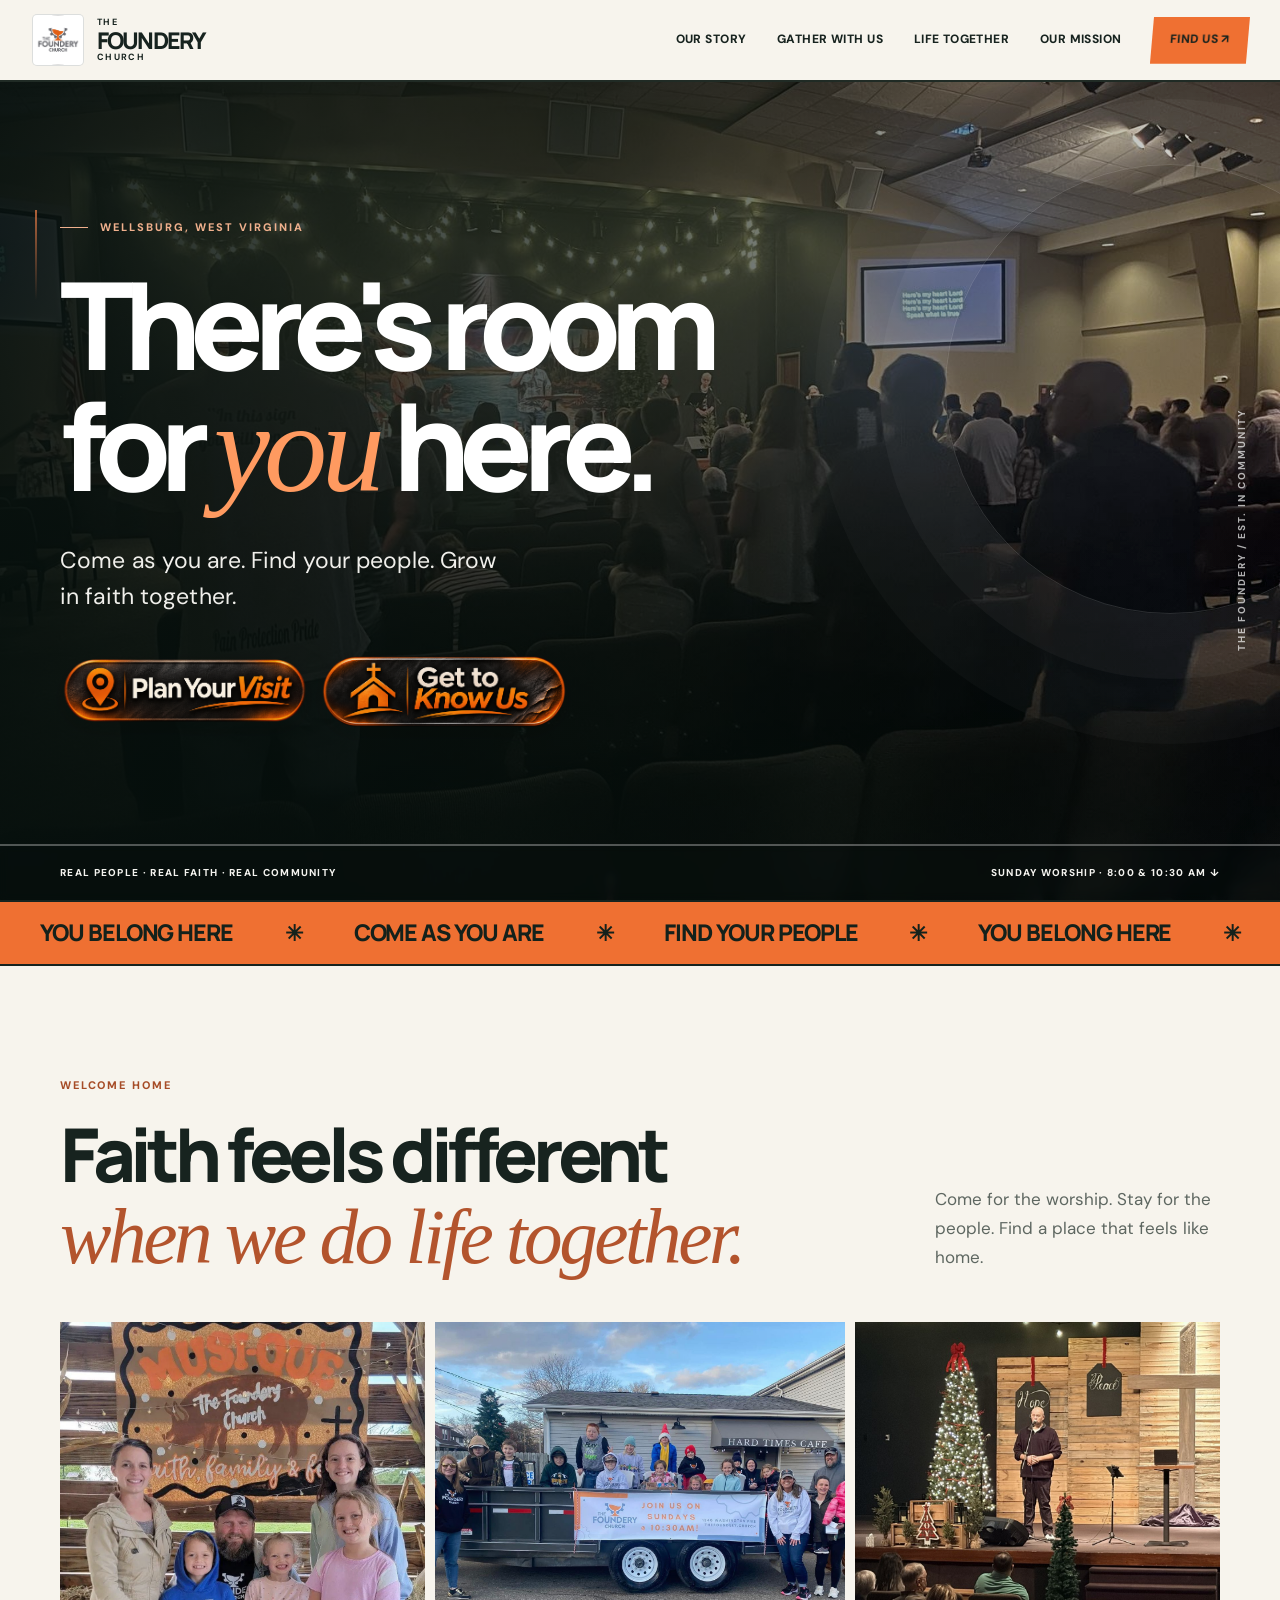
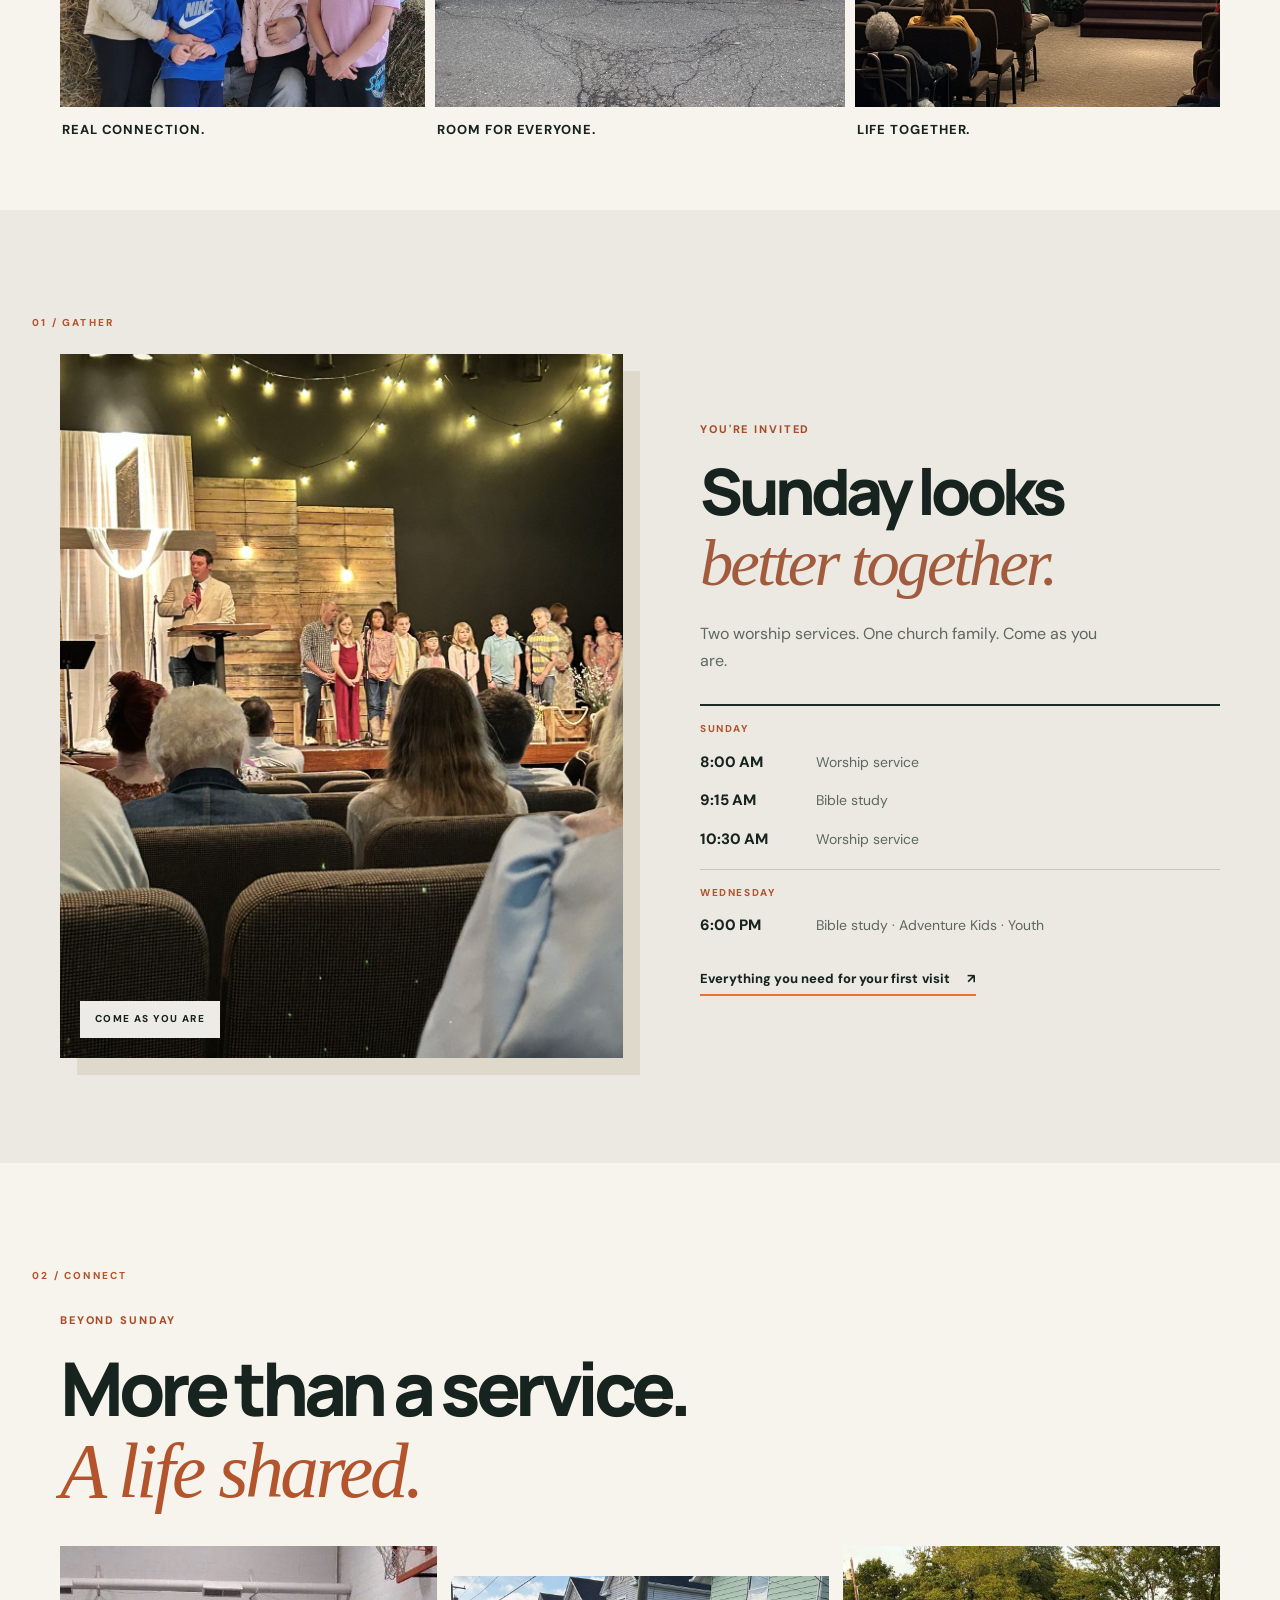
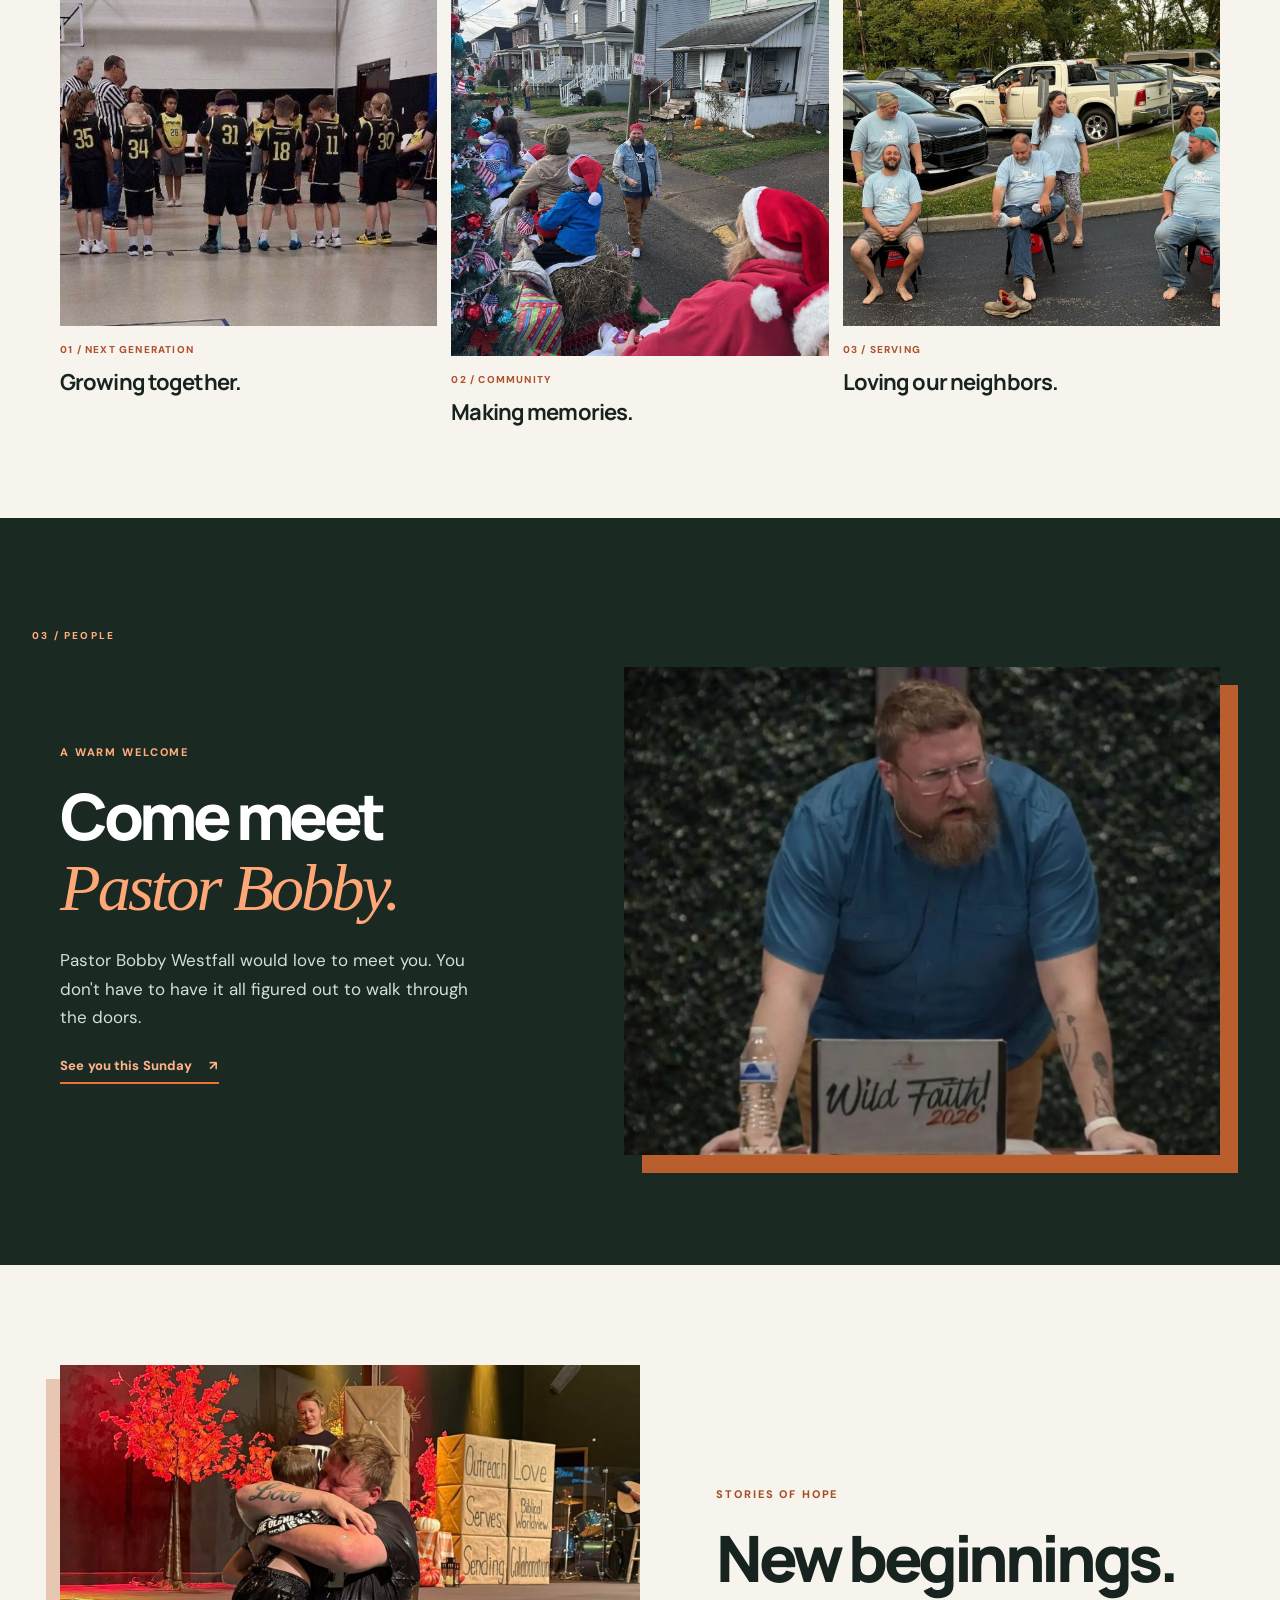
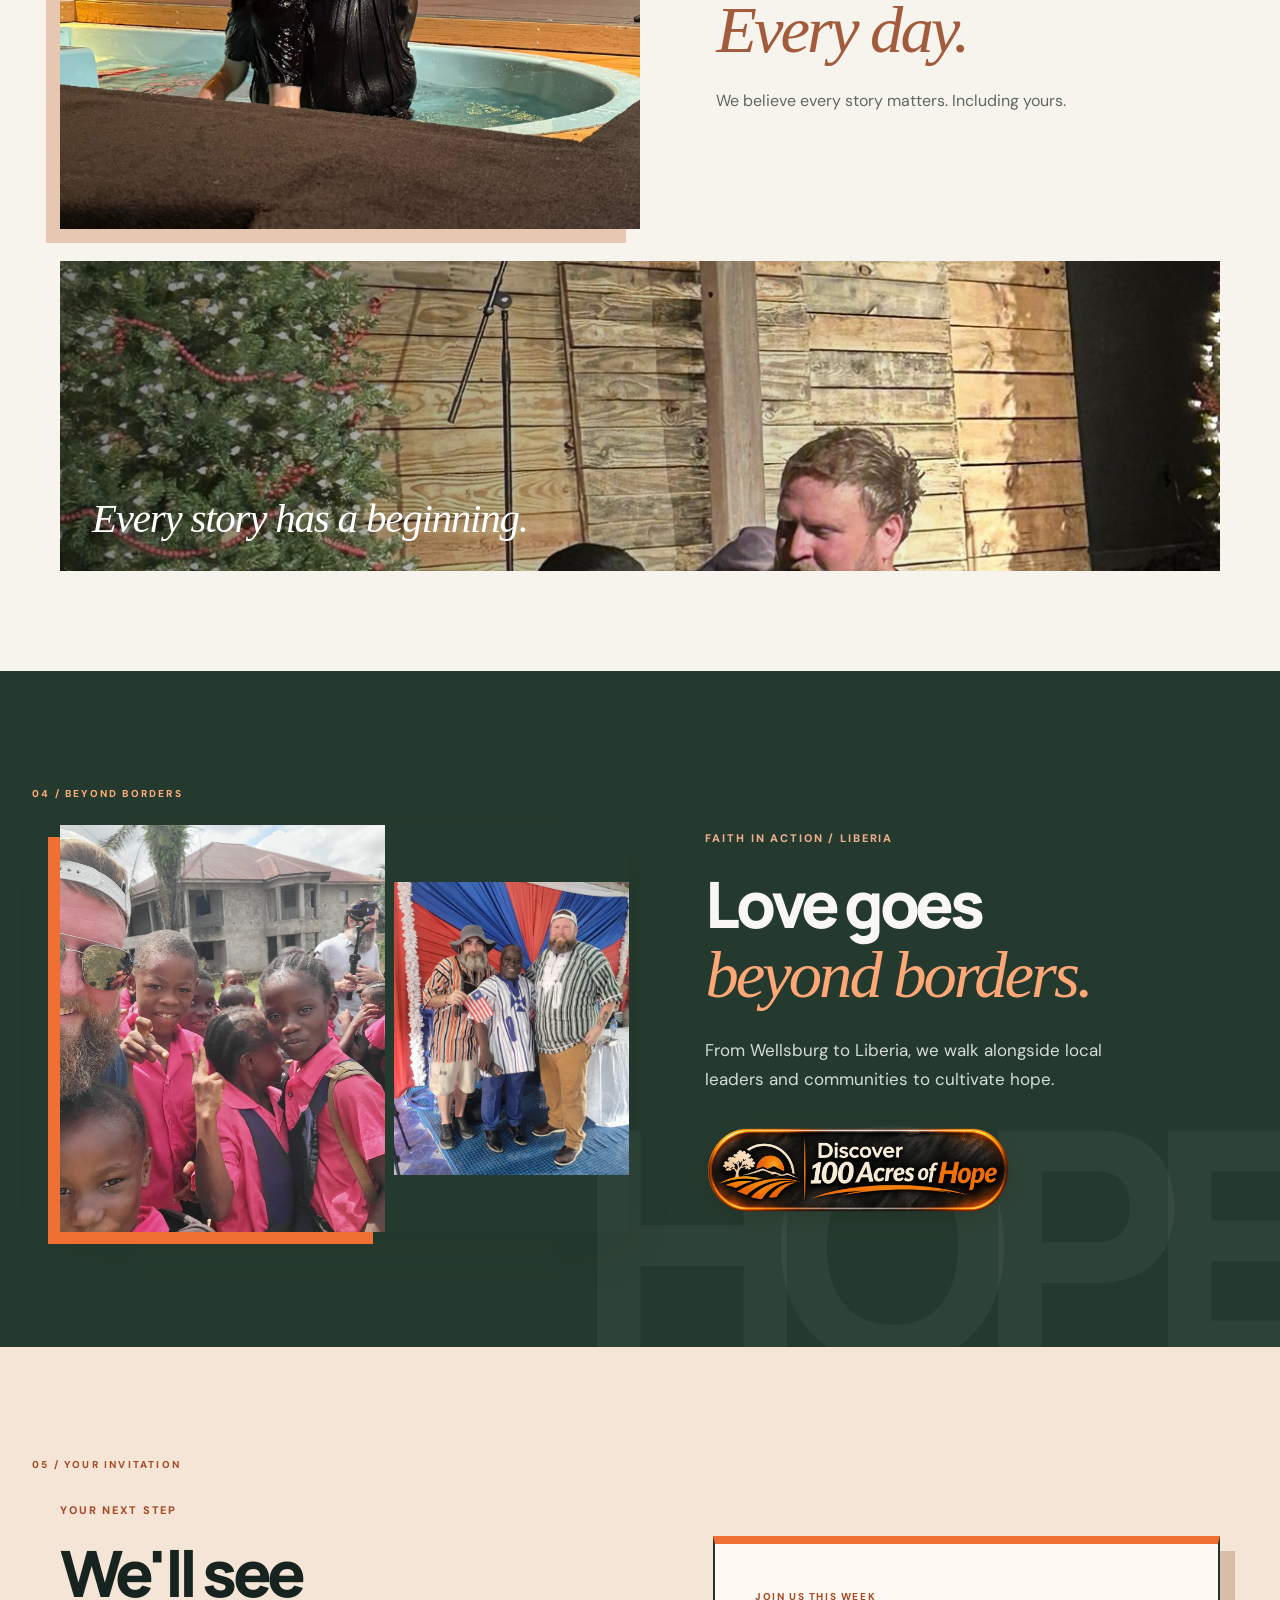
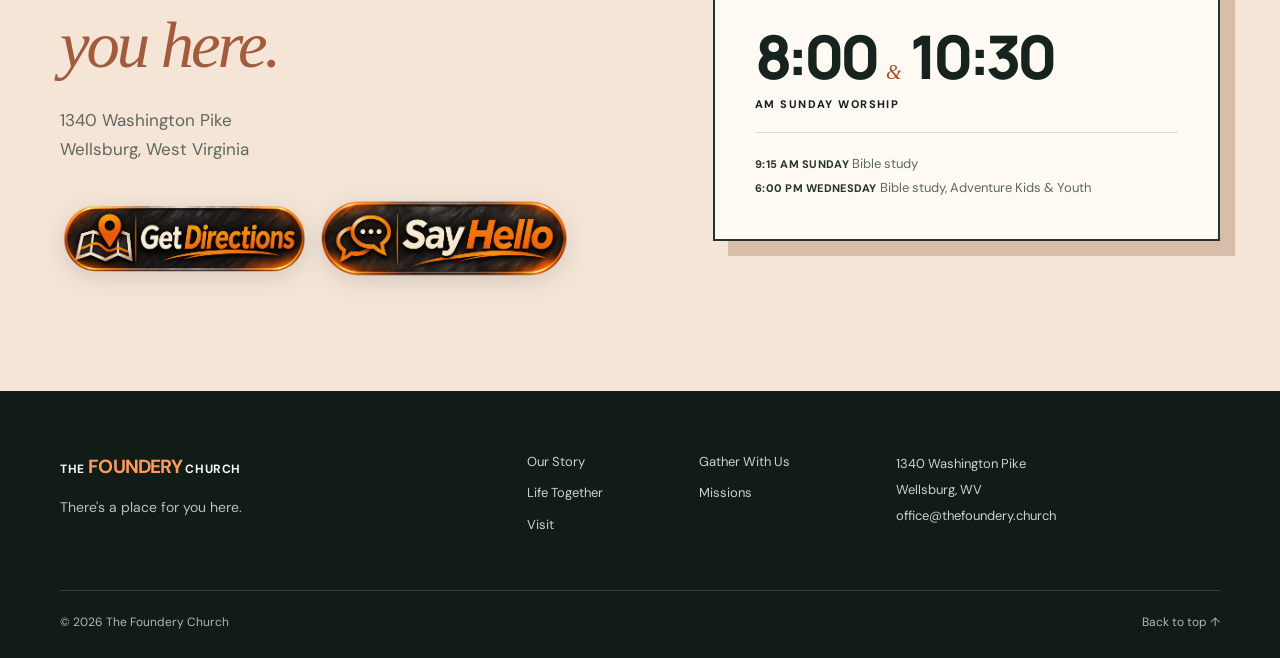
<file: index.html>
<!doctype html>
<html lang="en"><head><meta charset="utf-8"><meta name="viewport" content="width=device-width,initial-scale=1"><meta name="theme-color" content="#171d1b"><meta name="description" content="Find your place at The Foundery Church in Wellsburg, WV. Sunday worship at 8:00 and 10:30 AM, Bible study at 9:15 AM, and Wednesday gatherings at 6 PM."><title>The Foundery Church — A place for you</title><link rel="preconnect" href="https://fonts.googleapis.com"><link rel="preconnect" href="https://fonts.gstatic.com" crossorigin><link href="https://fonts.googleapis.com/css2?family=DM+Sans:wght@400;500;600;700&family=Manrope:wght@400;500;600;700;800&display=swap" rel="stylesheet"><link rel="stylesheet" href="styles.css?v=bold-creative-20261112"><script src="script.js" defer></script></head>
<body id="top"><a class="skip-link" href="#main">Skip to content</a>
<header class="site-header"><div class="nav-shell"><a class="brand" href="#top" aria-label="The Foundery Church home"><span class="brand-logo"><img src="assets/foundery-logo-source.jpg" alt="" width="48" height="48"></span><span><small>THE</small><strong>FOUNDERY</strong><small>CHURCH</small></span></a><button class="menu-toggle" aria-label="Open menu" aria-controls="primary-nav" aria-expanded="false"><span></span><span></span><span></span></button><nav id="primary-nav" aria-label="Main navigation"><a href="#story">Our Story</a><a href="#gather">Gather With Us</a><a href="#life">Life Together</a><a href="#mission">Our Mission</a><a href="#visit">Find Us <span aria-hidden="true">↗</span></a></nav></div></header>
<main id="main">
<section class="hero" aria-labelledby="hero-title"><span class="hero-index" aria-hidden="true">THE FOUNDERY / EST. IN COMMUNITY</span><div class="hero-image" role="img" aria-label="The Foundery congregation worshipping together"></div><div class="hero-shade"></div><div class="wrap hero-content"><div class="hero-copy"><span class="kicker light"><span class="line"></span> WELLSBURG, WEST VIRGINIA</span><h1 id="hero-title">There's room<br>for <em>you</em> here.</h1><p>Come as you are. Find your people. Grow in faith together.</p><div class="button-pair"><a class="image-button" href="#visit"><img src="assets/plan-your-visit.png" alt="Plan Your Visit"></a><a class="image-button" href="#story"><img src="assets/get-to-know-us.png" alt="Get to Know Us"></a></div></div></div><div class="hero-bottom"><span>REAL PEOPLE · REAL FAITH · REAL COMMUNITY</span><a href="#gather">SUNDAY WORSHIP · 8:00 &amp; 10:30 AM <span aria-hidden="true">↓</span></a></div></section>
<div class="statement-band" aria-label="Our invitation"><div class="statement-track">YOU BELONG HERE <span>✳</span> COME AS YOU ARE <span>✳</span> FIND YOUR PEOPLE <span>✳</span> YOU BELONG HERE <span>✳</span></div></div><section class="intro" id="story"><div class="wrap intro-heading"><div><span class="kicker">WELCOME HOME</span><h2>Faith feels different<br><em>when we do life together.</em></h2></div><p>Come for the worship. Stay for the people. Find a place that feels like home.</p></div><div class="wrap photo-ribbon"><figure class="photo-one"><img src="assets/family-festival.jpg" alt="Foundery family and friends celebrating together" loading="lazy"><figcaption>Real connection.</figcaption></figure><figure class="photo-two"><img src="assets/community-parade.jpg" alt="Foundery neighbors enjoying a community parade" loading="lazy"><figcaption>Room for everyone.</figcaption></figure><figure class="photo-three"><img src="assets/church-gathering.jpg" alt="People gathered together at The Foundery" loading="lazy"><figcaption>Life together.</figcaption></figure></div></section>
<section class="gather" id="gather"><div class="section-marker" aria-hidden="true">01 / GATHER</div><div class="wrap gather-layout"><div class="gather-visual"><img src="assets/worship-service.jpg" alt="Worship gathering inside The Foundery Church" loading="lazy"><span class="photo-tag">COME AS YOU ARE</span></div><div class="gather-content"><span class="kicker">YOU'RE INVITED</span><h2>Sunday looks<br><em>better together.</em></h2><p>Two worship services. One church family. Come as you are.</p><div class="schedule"><div class="schedule-heading">SUNDAY</div><div class="schedule-row"><strong>8:00 AM</strong><span>Worship service</span></div><div class="schedule-row"><strong>9:15 AM</strong><span>Bible study</span></div><div class="schedule-row"><strong>10:30 AM</strong><span>Worship service</span></div><div class="schedule-heading wed">WEDNESDAY</div><div class="schedule-row"><strong>6:00 PM</strong><span>Bible study · Adventure Kids · Youth</span></div></div><a class="text-link" href="#visit">Everything you need for your first visit <span aria-hidden="true">↗</span></a></div></div></section>
<section class="life" id="life"><div class="section-marker" aria-hidden="true">02 / CONNECT</div><div class="wrap life-head"><span class="kicker">BEYOND SUNDAY</span><h2>More than a service.<br><em>A life shared.</em></h2></div><div class="wrap life-grid"><figure><img src="assets/future-hoopers.jpg" alt="Kids participating in Future Hoopers basketball" loading="lazy"><figcaption><span>01 / NEXT GENERATION</span><strong>Growing together.</strong></figcaption></figure><figure><img src="assets/community-hayride.jpg" alt="The Foundery community enjoying a hayride" loading="lazy"><figcaption><span>02 / COMMUNITY</span><strong>Making memories.</strong></figcaption></figure><figure><img src="assets/community-volunteers.jpg" alt="Foundery volunteers serving and connecting" loading="lazy"><figcaption><span>03 / SERVING</span><strong>Loving our neighbors.</strong></figcaption></figure></div></section>
<section class="people"><div class="section-marker" aria-hidden="true">03 / PEOPLE</div><div class="wrap people-grid"><div class="people-copy"><span class="kicker">A WARM WELCOME</span><h2>Come meet<br><em>Pastor Bobby.</em></h2><p>Pastor Bobby Westfall would love to meet you. You don't have to have it all figured out to walk through the doors.</p><a class="text-link" href="#visit">See you this Sunday <span aria-hidden="true">↗</span></a></div><div class="people-photo"><img src="assets/pastor-speaking.jpg" alt="Pastor Bobby Westfall speaking at The Foundery" loading="lazy"></div></div></section>
<section class="moments"><div class="wrap moments-grid"><div class="moments-photo"><img src="assets/baptism-embrace.jpg" alt="A meaningful embrace following baptism at The Foundery" loading="lazy"></div><div class="moments-copy"><span class="kicker">STORIES OF HOPE</span><h2>New beginnings.<br><em>Every day.</em></h2><p>We believe every story matters. Including yours.</p></div></div><div class="wrap moments-wide"><img src="assets/baptism.jpg" alt="Celebrating a baptism at The Foundery Church" loading="lazy"><span>Every story has a beginning.</span></div></section>
<section class="mission" id="mission"><div class="section-marker" aria-hidden="true">04 / BEYOND BORDERS</div><div class="wrap mission-grid"><div class="mission-images"><img class="mission-primary" src="assets/liberia-school-visit.jpg" alt="Foundery members connecting with school children in Liberia" loading="lazy"><img class="mission-secondary" src="assets/liberia-partnership.jpg" alt="The Foundery and ministry partners in Liberia" loading="lazy"></div><div class="mission-copy"><span class="kicker light">FAITH IN ACTION / LIBERIA</span><h2>Love goes<br><em>beyond borders.</em></h2><p>From Wellsburg to Liberia, we walk alongside local leaders and communities to cultivate hope.</p><a class="image-button mission-button" href="https://100acresofhope.com/" target="_blank" rel="noopener noreferrer"><img src="assets/discover-100-acres-of-hope.png" alt="Discover 100 Acres of Hope" loading="lazy"></a></div></div></section>
<section class="visit" id="visit"><div class="section-marker" aria-hidden="true">05 / YOUR INVITATION</div><div class="wrap visit-grid"><div class="visit-copy"><span class="kicker">YOUR NEXT STEP</span><h2>We'll see<br><em>you here.</em></h2><p>1340 Washington Pike<br>Wellsburg, West Virginia</p><div class="button-pair"><a class="image-button" href="https://www.google.com/maps/search/?api=1&amp;query=1340+Washington+Pike+Wellsburg+WV" target="_blank" rel="noopener noreferrer"><img src="assets/get-directions.png" alt="Get Directions" loading="lazy"></a><a class="image-button" href="mailto:office@thefoundery.church?subject=Hello%20Foundery"><img src="assets/say-hello.png" alt="Say Hello" loading="lazy"></a></div></div><div class="visit-note"><span>JOIN US THIS WEEK</span><div class="visit-times"><strong>8:00</strong><i>&amp;</i><strong>10:30</strong><small>AM SUNDAY WORSHIP</small></div><div class="visit-note-bottom"><span>9:15 AM SUNDAY</span> Bible study<br><span>6:00 PM WEDNESDAY</span> Bible study, Adventure Kids &amp; Youth</div></div></div></section>
</main><footer class="footer"><div class="wrap footer-top"><div><a class="footer-brand" href="#top">THE <strong>FOUNDERY</strong> CHURCH</a><p>There's a place for you here.</p></div><div class="footer-nav"><a href="#story">Our Story</a><a href="#gather">Gather With Us</a><a href="#life">Life Together</a><a href="#mission">Missions</a><a href="#visit">Visit</a></div><div class="footer-contact">1340 Washington Pike<br>Wellsburg, WV<br><a href="mailto:office@thefoundery.church">office@thefoundery.church</a></div></div><div class="wrap footer-bottom"><span>© <span id="year">2026</span> The Foundery Church</span><a href="#top">Back to top ↑</a></div></footer></body></html>
</file>
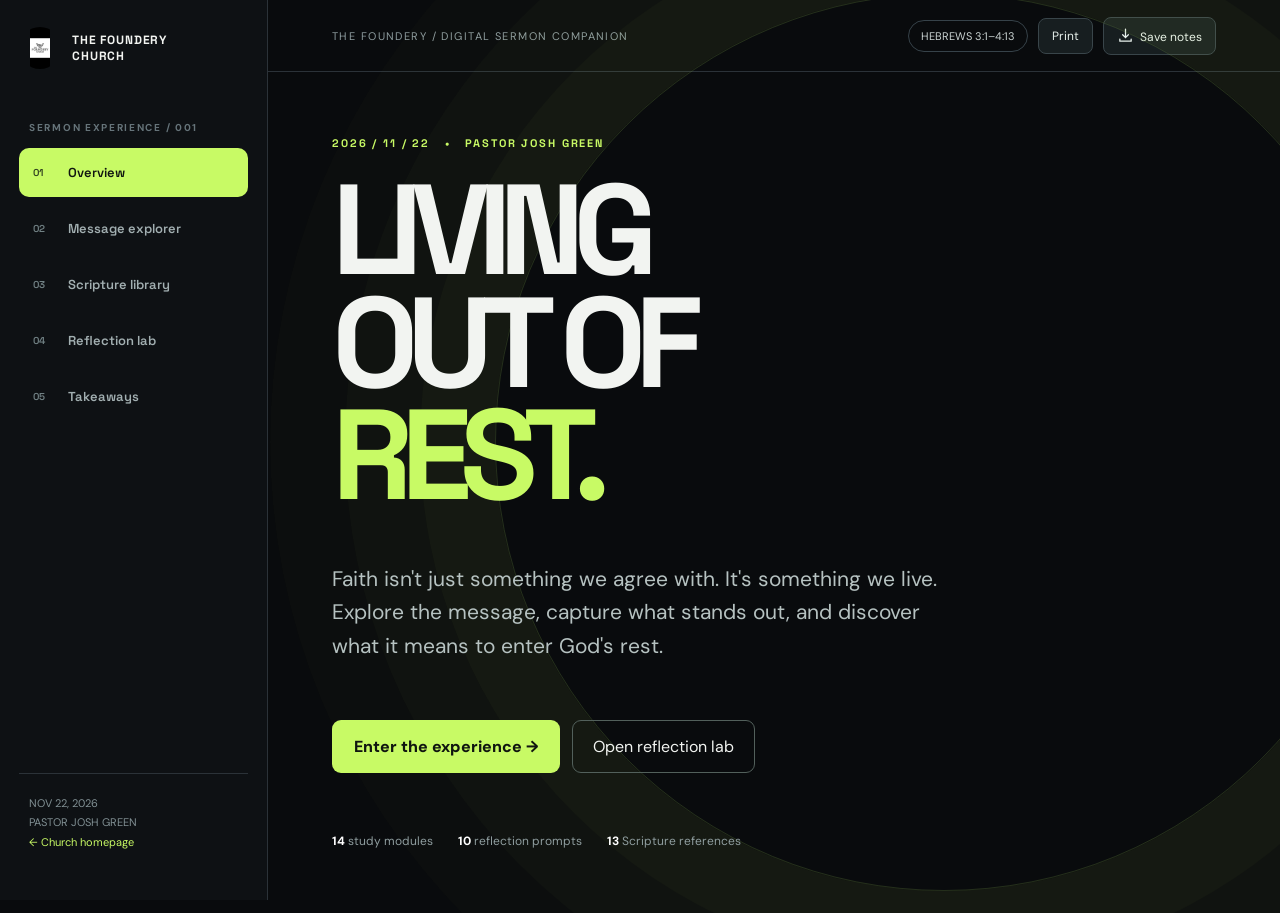
<file: sermons/living-out-of-rest/index.html>
<!doctype html><html lang="en"><head><meta charset="utf-8"><meta name="viewport" content="width=device-width,initial-scale=1"><meta name="theme-color" content="#0a0b0d"><meta name="description" content="Living Out of Rest — interactive sermon companion for Pastor Josh Green, November 22, 2026."><title>Living Out of Rest — The Foundery</title><link rel="preconnect" href="https://fonts.googleapis.com"><link href="https://fonts.googleapis.com/css2?family=DM+Sans:wght@400;500;600;700&family=Space+Grotesk:wght@400;500;600;700&display=swap" rel="stylesheet"><style>
:root{--bg:#090b0d;--panel:#12161a;--panel2:#171c20;--line:#2b3238;--fg:#f2f4f1;--sub:#99a5a8;--accent:#c8fa65}*{box-sizing:border-box}html,body{margin:0;min-height:100%;background:var(--bg);color:var(--fg);font-family:'DM Sans',sans-serif}button,textarea{font:inherit}button{cursor:pointer}a{color:inherit}button:focus-visible,a:focus-visible,textarea:focus-visible{outline:2px solid var(--accent);outline-offset:3px}.shell{display:grid;grid-template-columns:268px minmax(0,1fr);min-height:100vh}.rail{position:sticky;top:0;height:100vh;display:flex;flex-direction:column;border-right:1px solid var(--line);background:#0e1114;padding:27px 19px;z-index:5}.identity{display:flex;align-items:center;gap:11px;text-decoration:none;font:700 12px 'Space Grotesk';letter-spacing:.07em}.identity img{width:42px;height:42px;object-fit:contain;border-radius:50%;filter:grayscale(1)}.rail-label{color:#66747a;text-transform:uppercase;letter-spacing:.17em;font-size:10px;font-weight:700;margin:52px 10px 14px}.nav{display:grid;gap:7px}.nav button{width:100%;display:flex;align-items:center;gap:13px;background:none;border:1px solid transparent;color:#a2afb1;text-align:left;padding:15px 13px;font:600 13px 'Space Grotesk';border-radius:10px}.nav button span{font-size:10px;color:#718184;width:22px}.nav button.active{background:#c8fa65;color:#101510}.nav button.active span{color:#304120}.rail-bottom{margin-top:auto;border-top:1px solid var(--line);padding:20px 10px;color:#819094;font-size:11px;line-height:1.8}.rail-bottom a{text-decoration:none;color:#c8fa65}.main{min-width:0;position:relative;overflow:hidden}.top{height:72px;border-bottom:1px solid var(--line);display:flex;align-items:center;justify-content:space-between;padding:0 clamp(22px,5vw,80px);gap:15px}.top small{color:#8e9c9f;font-size:11px;letter-spacing:.13em;text-transform:uppercase}.top-right{display:flex;align-items:center;gap:10px}.chip{border:1px solid #364249;border-radius:30px;padding:8px 12px;color:#cbd4d3;font-size:11px;white-space:nowrap}.top button{border:1px solid #39454a;background:#171e20;color:#e8f1ec;border-radius:8px;padding:9px 13px;font-size:12px}.screen{display:none;min-height:calc(100vh - 72px);padding:clamp(26px,5vw,80px);animation:enter .35s ease}.screen.active{display:block}@keyframes enter{from{opacity:0;transform:translateY(12px)}to{opacity:1;transform:translateY(0)}}.eyebrow{font:700 11px 'Space Grotesk';color:var(--accent);text-transform:uppercase;letter-spacing:.17em}.display{font:700 clamp(64px,10vw,156px)/.88 'Space Grotesk';letter-spacing:-.095em;text-transform:uppercase;margin:24px 0 30px}.display span{color:var(--accent)}.hero{position:relative;min-height:calc(100vh - 235px);display:flex;flex-direction:column;justify-content:center;isolation:isolate}.hero:before{content:"";position:absolute;z-index:-1;right:-20%;top:-20%;width:70vw;height:70vw;max-width:950px;max-height:950px;border:1px solid #7a9b4940;border-radius:50%;box-shadow:0 0 0 75px #c8fa6506,0 0 0 150px #c8fa6505,0 0 0 225px #c8fa6503;pointer-events:none}.hero p{max-width:620px;color:#b6c2c1;font-size:clamp(16px,2vw,21px);line-height:1.6}.hero-foot{display:flex;gap:12px;flex-wrap:wrap;margin:35px 0}.primary{background:var(--accent);color:#101510;border:0;border-radius:9px;padding:16px 22px;font-weight:800}.secondary{background:transparent;color:var(--fg);border:1px solid #52605b;border-radius:9px;padding:15px 20px}.stats{display:flex;gap:25px;flex-wrap:wrap;margin-top:25px;color:#8f9d9f;font-size:12px}.stats b{color:white}.section-head{display:flex;align-items:center;justify-content:space-between;gap:15px;margin-bottom:30px}.section-head h1{font:700 clamp(36px,6vw,70px)/1 'Space Grotesk';letter-spacing:-.065em;margin:12px 0}.muted{color:var(--sub);line-height:1.6}.workspace{display:grid;grid-template-columns:minmax(0,1fr) minmax(260px,.72fr);gap:22px;align-items:start}.study-panel,.note-panel,.item{background:var(--panel);border:1px solid var(--line);border-radius:17px;padding:clamp(22px,3vw,36px)}.step-index{font:700 12px 'Space Grotesk';color:var(--accent);letter-spacing:.14em}.study-panel h2{font:700 clamp(30px,4.5vw,56px)/1.08 'Space Grotesk';letter-spacing:-.065em;margin:25px 0}.study-panel .verse{display:inline-block;border:1px solid #3a4946;border-radius:30px;color:#c5e5d2;padding:8px 13px;font-size:12px}.study-panel p{font-size:17px;color:#c5d1cf;line-height:1.8;max-width:700px}.step-controls{display:flex;justify-content:space-between;gap:10px;margin-top:55px}.step-controls button{background:#222c2d;border:1px solid #3a4747;border-radius:8px;color:white;padding:13px 18px;font-weight:700}.step-controls button:last-child{background:var(--accent);color:#111;border-color:var(--accent)}.step-controls button:disabled{opacity:.3;cursor:default}.note-panel{position:sticky;top:25px;background:#18201c;border-color:#34483a}.note-panel h3{font:700 22px 'Space Grotesk';margin:5px 0 10px}.note-panel textarea,.item textarea{width:100%;min-height:250px;resize:vertical;border:1px solid #3a4944;border-radius:10px;background:#0d1512;color:white;padding:16px;line-height:1.7}.note-panel .small{font-size:11px;color:#9caf9c;margin-top:12px}.progress{height:4px;background:#29322b;border-radius:9px;overflow:hidden;margin:20px 0}.progress div{height:100%;background:var(--accent);width:0;transition:width .3s}.grid{display:grid;grid-template-columns:repeat(2,minmax(0,1fr));gap:14px}.item{min-width:0}.item h3{font:700 19px 'Space Grotesk';letter-spacing:-.03em}.item .count{color:var(--accent);font-size:12px;font-weight:700}.item p{color:#d0d9d6;line-height:1.65}.item textarea{min-height:125px}.ref{display:flex;align-items:center;justify-content:space-between;text-decoration:none;gap:15px;padding:20px;border:1px solid var(--line);background:var(--panel);border-radius:10px;font-weight:700}.ref:hover{border-color:var(--accent)}.ref span{color:var(--accent)}.quote{font:700 clamp(36px,5vw,70px)/1.1 'Space Grotesk';letter-spacing:-.065em;max-width:920px;margin:50px 0;color:var(--accent)}.bottom-nav{display:none}.toast{position:fixed;right:22px;bottom:22px;background:var(--accent);color:#111;padding:13px 18px;border-radius:9px;font-size:13px;font-weight:700;z-index:20;display:none}.toast.show{display:block}
@media(max-width:900px){.shell{grid-template-columns:1fr}.rail{display:none}.bottom-nav{position:fixed;bottom:0;left:0;right:0;display:flex;background:#101518f5;border-top:1px solid #394447;z-index:10;justify-content:space-around;padding:9px 6px max(10px,env(safe-area-inset-bottom))}.bottom-nav button{background:none;border:0;color:#9ba9a9;font:700 10px 'Space Grotesk';padding:9px 7px;min-width:52px}.bottom-nav button.active{color:var(--accent)}.screen{padding:30px 20px 110px;min-height:calc(100vh - 72px)}.top{padding:0 20px}.workspace{grid-template-columns:1fr}.note-panel{position:static}.hero{min-height:calc(100dvh - 210px)}.display{font-size:clamp(65px,13vw,115px)}.grid{grid-template-columns:1fr}}@media(max-width:480px){.chip{display:none}.top small{font-size:10px}.display{font-size:clamp(60px,14vw,85px)}.hero-foot{display:grid}.hero-foot button{width:100%}.stats{gap:12px}.section-head h1{font-size:43px}.study-panel h2{font-size:36px}.step-controls button{padding:12px}.hero:before{right:-80%;top:0;width:110vw;height:110vw}}@media print{.rail,.bottom-nav,.top,.step-controls,.hero-foot{display:none!important}.shell{display:block}.screen{display:block!important;min-height:auto;padding:15px}.workspace,.grid{display:block}.item,.study-panel,.note-panel{break-inside:avoid;margin-bottom:15px;background:white;color:black;border:1px solid #aaa}.hero{min-height:auto}.display{font-size:55px}.muted,.item p,.study-panel p{color:black}body{background:white;color:black}}
 .module-tools{display:flex;align-items:center;gap:14px;flex-wrap:wrap;margin:0 0 20px}.module-tools label{color:#a8b6b4;font-size:12px}.module-tools select{max-width:100%;min-width:240px;flex:1;background:#1c2525;color:#eff4ed;border:1px solid #465752;border-radius:9px;padding:13px;font:600 13px 'DM Sans'}.module-tools span{color:#bde78e;font-size:12px}.step-controls{flex-wrap:wrap}.step-controls button:first-child{background:#243527;color:#d9ffc2;border-color:#4b714b}.step-controls button:first-child[aria-pressed=true]{background:#c8fa65;color:#111}.scripture-list{display:grid;gap:12px}.scripture-entry{background:#12191a;border:1px solid #303d3d;border-radius:14px;overflow:hidden}.scripture-entry summary{cursor:pointer;display:flex;justify-content:space-between;align-items:center;gap:20px;padding:22px;font-weight:700;list-style:none}.scripture-entry summary::-webkit-details-marker{display:none}.scripture-entry summary span{color:#c8fa65}.scripture-entry[open]{border-color:#6c9d70}.scripture-body{padding:0 24px 24px}.scripture-body blockquote{font-size:clamp(17px,2vw,22px);line-height:1.8;border-left:3px solid #c8fa65;padding-left:22px;margin:8px 0 18px;color:#e3eae4}.scripture-body small{color:#9baaa3}.scripture-body a{display:inline-block;margin-top:15px;color:#c8fa65;font-size:12px}.note-panel textarea{min-height:330px}.study-panel p{white-space:pre-line}.top-right{flex-wrap:wrap;justify-content:flex-end}@media(max-width:480px){.top-right #print{display:none}.module-tools select{min-width:0;width:100%}.step-controls button{flex:1}.step-controls button:first-child{flex-basis:100%}}@media print{.scripture-entry .scripture-body{display:block!important}.scripture-entry{break-inside:avoid}.note-panel textarea{color:black!important;background:white!important}} </style></head><body><div class="shell"><aside class="rail"><a class="identity" href="../../index.html"><img src="../../assets/foundery-logo-source.jpg" alt=""><span>THE FOUNDERY<br>CHURCH</span></a><div class="rail-label">Sermon experience / 001</div><nav class="nav" aria-label="Main navigation"><button data-tab="home" class="active"><span>01</span>Overview</button><button data-tab="study"><span>02</span>Message explorer</button><button data-tab="scripture"><span>03</span>Scripture library</button><button data-tab="reflect"><span>04</span>Reflection lab</button><button data-tab="takeaways"><span>05</span>Takeaways</button></nav><div class="rail-bottom">NOV 22, 2026<br>PASTOR JOSH GREEN<br><a href="../../index.html">← Church homepage</a></div></aside><main class="main"><div class="top"><small>THE FOUNDERY / DIGITAL SERMON COMPANION</small><div class="top-right"><span class="chip">HEBREWS 3:1–4:13</span><button id="print" type="button">Print</button><button id="export" aria-label="Download your notes"><svg width="17" height="17" viewBox="0 0 24 24" fill="none" stroke="currentColor" stroke-width="1.8" stroke-linecap="round" stroke-linejoin="round" aria-hidden="true" style="vertical-align:-3px;margin-right:6px"><path d="M12 3v12m0 0 4-4m-4 4-4-4"/><path d="M4 17v3h16v-3"/></svg>Save notes</button></div></div><section class="screen active" id="home"><div class="hero"><div class="eyebrow">2026 / 11 / 22 &nbsp; • &nbsp; PASTOR JOSH GREEN</div><h1 class="display">LIVING<br>OUT OF<br><span>REST.</span></h1><p>Faith isn't just something we agree with. It's something we live. Explore the message, capture what stands out, and discover what it means to enter God's rest.</p><div class="hero-foot"><button class="primary" data-go="study">Enter the experience →</button><button class="secondary" data-go="reflect">Open reflection lab</button></div><div class="stats"><span><b>14</b> study modules</span><span><b>10</b> reflection prompts</span><span><b>13</b> Scripture references</span></div></div></section><section class="screen" id="study"><div class="section-head"><div><div class="eyebrow">MODULE / MESSAGE EXPLORER</div><h1>Go deeper.</h1></div><span class="chip" id="stepcount">01 / 14</span></div><div class="module-tools"><label for="module-picker">Jump to section</label><select id="module-picker" aria-label="Choose a study section"></select><span id="completed-count">0 / 14 completed</span></div><div class="progress"><div id="bar"></div></div><div class="workspace"><article class="study-panel"><div class="step-index" id="stepindex"></div><h2 id="steptitle"></h2><span class="verse" id="stepverse"></span><p id="stepbody"></p><div class="step-controls"><button id="complete" type="button" aria-pressed="false">○ Mark complete</button><button id="prev">← Previous</button><button id="next">Next module →</button></div></article><aside class="note-panel"><div class="eyebrow">YOUR PRIVATE WORKSPACE</div><h3>Capture the moment.</h3><p class="muted">Write what stands out to you. Notes are saved on this device.</p><textarea id="stepnote" aria-label="Notes for current study module" placeholder="A thought, a question, a prayer…"></textarea><div class="small" id="saveinfo">Auto-save enabled where supported</div></aside></div></section><section class="screen" id="scripture"><div class="section-head"><div><div class="eyebrow">SCRIPTURE / REFERENCE LIBRARY</div><h1>Open the Word.</h1></div></div><p class="muted">Explore every passage referenced in this study. Scripture links open the NIV on BibleGateway.</p><div class="scripture-list" id="refs"></div></section><section class="screen" id="reflect"><div class="section-head"><div><div class="eyebrow">REFLECTION / PERSONAL PRACTICE</div><h1>Make it real.</h1></div></div><p class="quote">“Belief agrees. Faith acts.”</p><p class="muted">Move from hearing the message to responding to it. Your answers stay on your device.</p><div class="grid" id="questions"></div><div class="item" style="margin-top:18px;background:#1b261b;border-color:#526c43"><div class="eyebrow">THIS WEEK / ONE STEP FORWARD</div><h3>What's one step of faith you'll take?</h3><textarea id="next-step" data-note placeholder="This week, I will…"></textarea></div></section><section class="screen" id="takeaways"><div class="section-head"><div><div class="eyebrow">THE SIGNAL / WHAT TO REMEMBER</div><h1>Carry it forward.</h1></div></div><div class="grid" id="takeawaygrid"></div><div class="hero-foot"><button class="primary" data-go="reflect">Put it into practice →</button></div></section></main></div><nav class="bottom-nav" aria-label="Mobile navigation"><button data-tab="home" class="active">HOME</button><button data-tab="study">STUDY</button><button data-tab="scripture">BIBLE</button><button data-tab="reflect">REFLECT</button><button data-tab="takeaways">RECAP</button></nav><div class="toast" id="toast" role="status"></div><script id="content" type="application/json">{"studies":[{"title":"Does the Gospel Help Me Right Now?","verse":"Hebrews 2:18; 3:1","body":"The sermon begins with a practical question: does the good news have anything to say about nervous strain, an inferiority complex, anxiety and worry, or bitterness and resentment? These are real sources of stress in everyday life. Hebrews 2 ends with Jesus as the high priest who helps us in the midst of temptation. Hebrews 3 picks up that theme and addresses the problem of frustration and anxiety. As you study, keep asking where you need the gospel to speak into your own life today."},{"title":"We Are His House","verse":"Hebrews 3:1–6; Isaiah 66:1–2; Acts 17:24","body":"The word \"house\" appears six times in Hebrews 3:1-6. It is often misunderstood to mean a church building, but the early church had no buildings for two or three hundred years. When they spoke of the house of God, they meant people. Isaiah 66 and Acts 17 remind us that God does not live in shrines made by human hands, and the Tabernacle was only a picture. Verse 6 settles it: \"we are his house.\" God's purpose is to dwell in people and to make them the dwelling place of his life."},{"title":"The Servant and the Son","verse":"Hebrews 3:1–6; Ephesians 3:17–19","body":"Moses was faithful as a servant in God's house, but Christ is faithful as the Son over God's house. A servant is always preparing things in anticipation of something yet to come. Moses' work pointed ahead to what God would later speak. A son, by contrast, takes possession of the house, because the house was made for him. Christ has come to inhabit us, so that he may \"dwell in your hearts through faith\" (Ephesians 3:17). As Ray Stedman put it, when you put Christ into the Christian, you put God back into man."},{"title":"The Little Word “If”","verse":"Hebrews 3:6, 14","body":"Hebrews 3:6 and 3:14 both include a condition: we are his house \"if indeed we hold firmly.\" The sermon explains that this \"if\" addresses people who may feel like Christians, hold the right creed, and follow the right rituals, yet never see new life produced in them. This is not hypocrisy but self-deception. Continuance is the ultimate proof of reality. The passage is meant to shake us honestly, not to crush us."},{"title":"A Compromised People","verse":"Numbers 13–14; Hebrews 3","body":"Israel went through every outward sign of deliverance. They killed the Passover lamb, sprinkled the blood, followed Moses, and passed through the Red Sea. Yet at the border of the promised land they held back out of fear of the giants. Their refusal revealed that they never truly believed God. They had acted only to escape the danger of Egypt. Many of us likewise count Christ's death valid for us and have been baptized, but when God asks us to face the giants of anxiety, fear, bitterness, jealousy, and envy by faith, we refuse and remain in the wilderness."},{"title":"Two Warnings: Drifting and Hardening","verse":"Hebrews 3:7–13","body":"The first warning is drifting: sitting through meeting after meeting while the words of life flow by unheard. The second is hardening: hearing and understanding the truth but taking no action on it. Truth known never does anything; it is truth done that sets us free. Truth that is known but not acted on hardens the heart until we lose the ability to believe. God's oath that they would never enter his rest is not impatience but a description of how things work."},{"title":"The Sign of Reality: Belief vs. Faith","verse":"Hebrews 4:1–2","body":"Hebrews 4:1-2 says the message Israel heard was of no value to them because they did not share the faith of those who obeyed. The sermon draws a sharp line between belief and faith. Belief agrees with the message, while faith acts on it. When Christ enters a human heart, there is a radical change of government, and that must in time produce a revolutionary change in behavior. These words must be taken seriously."},{"title":"The Goal Is Rest","verse":"Hebrews 4:9–11","body":"God rested on the seventh day, and Hebrews 4 declares that \"there remains, then, a Sabbath-rest for the people of God.\" Verse 10 gives a new principle of human behavior: whoever enters God's rest also rests from their own works. Humanity fell from this principle, and Jesus Christ restores us to it. The sermon calls this the freedom from strain, which means ceasing our own self-driven efforts and letting Christ live through us. Unless this principle is at work in us, we have no assurance that we belong to the body of Christ."},{"title":"The Instrument That Brings Us into Rest","verse":"Hebrews 4:12","body":"Even with Christ's new life in us, we often respond along old lines with bitterness, impatience, anger, anxiety, fear, and feelings of inferiority. We may not recognize the old patterns when they show up in practical ways. God's living word, whether it comes through Scripture, a sermon, or a confirmation in life, is the Holy Spirit's instrument. It strips off the false and exposes the entrenched power of the flesh. It can be ruthless, taking down our fences and facades and reaching the very core of our nature."},{"title":"Nothing Is Hidden","verse":"Hebrews 4:13","body":"Hebrews 4:13 closes the passage with a sobering and clarifying truth: everything is uncovered and laid bare before the eyes of the one to whom we must give account. This is not meant to produce terror but honesty. The God who sees everything is the same high priest who helps us in our temptation. Because nothing can be hidden, we are invited to bring even our deepest struggles into the light and to act on the truth he shows us."},{"title":"Application: Name Your Giants","verse":"Hebrews 3:12–13","body":"The sermon names giants such as anxiety, fear, bitterness, jealousy, envy, and inferiority. Take a few quiet minutes to identify the one that most often keeps you in the wilderness. Write down a recent situation where you responded along old lines. Then ask: What would it look like to take one step of faith, not just belief, in that area this week? Share your step with a trusted friend or group member for accountability."},{"title":"Application: Truth Known vs. Truth Done","verse":"James 1:22; Matthew 11:28–30","body":"Choose one passage from this study, such as Hebrews 4:9-13 or Matthew 11:28-30, and read it slowly each morning this week. Each day, write down one specific way you can act on it before the day ends. At the end of the week, review your list. Where did acting on the truth bring freedom? Where did you notice resistance or hardening?"},{"title":"Application: Encourage One Another Daily","verse":"Hebrews 3:13","body":"Hebrews 3:13 calls us to encourage one another daily \"as long as it is called Today.\" Choose one or two people in your church community and commit to a daily or near-daily check-in this week, by text, call, or in person. Ask each other how you are responding to God's word and where you need to take a step of faith. Pray for one another by name."},{"title":"Further Study","verse":"Psalm 95:7–11; Numbers 13–14; Matthew 11:28–30; James 1:22–25; Ephesians 3:16–19","body":"To go deeper, read Psalm 95:7-11, the passage Hebrews 3 quotes, and compare it with Numbers 13-14, the account of Israel's refusal at the border of the land. Study Matthew 11:28-30 for Jesus' own invitation to rest. Read James 1:22-25 alongside the sermon's warning that truth known never does anything. Finally, reflect on Ephesians 3:16-19 as a prayer for Christ to dwell in us fully."}],"questions":["Of the struggles named at the start (nervous strain, an inferiority complex, anxiety and worry, bitterness and resentment), which do you most often face? How have you tried to deal with it, and what has the gospel had to say about it?","The sermon claims that \"the house of God\" means people, not a building. How does this change the way you think about your body, your daily life, and your church community?","How does it change your view of the Christian life to say that Christ is the Son who has come to possess the house, rather than a servant helping you prepare it?","Hebrews 3:6 and 3:14 say we are God's house \"if\" we hold firmly to our confidence to the end. How do you understand this condition? How can we take it seriously without falling into fear or constant self-doubt?","Israel performed every outward ritual of deliverance yet refused to face the giants in faith. What outward signs of faith can we rely on while avoiding the real tests of trust?","The sermon says, \"Truth known never does anything; it is truth done which sets us free.\" Where have you seen truth you knew but did not act on make your heart harder over time?","What is the difference between belief and faith as described in Hebrews 4:1-2? Give an example from your own life of the difference.","What do you think it means in practice to \"rest from our works as God did from his\" (Hebrews 4:10)? How is this different from passivity or laziness?","The sermon describes the word of God as ruthless in stripping away pretense. Describe a time when Scripture, a sermon, or a life circumstance exposed something in you that you had not seen. How did you respond?","Hebrews 3:13 calls us to encourage one another daily. What would it take for your group or church to practice this, and who might God be asking you to encourage this week?"],"takes":["We are the house of God. His purpose is to dwell in people and live his life through them.","Christ is the Son over the house, and he has come to take possession of us, not merely to assist us.","Genuine faith shows itself in continuance and changed behavior, not in outward rituals or correct beliefs alone.","Truth that is known but not acted on hardens the heart, while truth that is done sets us free.","Belief agrees with the message, but faith acts on it.","God's goal for us is rest, which means ceasing our own strained efforts and trusting Christ to live through us.","God's living word exposes the old patterns in us and leads us into freedom, and nothing is hidden from his sight.","Today is the day to hear his voice and respond, and we are meant to encourage one another along the way."],"refs":["Hebrews 3:1-6","Hebrews 3:12-14","Hebrews 4:1-2","Hebrews 4:9-11","Hebrews 4:12-13","Isaiah 66:1-2","Acts 17:24","1 Corinthians 6:19","Ephesians 3:17-19","Matthew 11:28-30","James 1:22","Psalm 95:7-11","Numbers 13-14"],"verseTexts":["Therefore, holy brothers and sisters, who share in the heavenly calling, fix your thoughts on Jesus, whom we acknowledge as our apostle and high priest. He was faithful to the one who appointed him, just as Moses was faithful in all God’s house. Jesus has been found worthy of greater honor than Moses, just as the builder of a house has greater honor than the house itself. For every house is built by someone, but God is the builder of everything. “Moses was faithful as a servant in all God’s house,” bearing witness to what would be spoken by God in the future. But Christ is faithful as the Son over God’s house. And we are his house, if indeed we hold firmly to our confidence and the hope in which we glory.","See to it, brothers and sisters, that none of you has a sinful, unbelieving heart that turns away from the living God. But encourage one another daily, as long as it is called “Today,” so that none of you may be hardened by sin’s deceitfulness. We have come to share in Christ, if indeed we hold our original conviction firmly to the very end.","Therefore, since the promise of entering his rest still stands, let us be careful that none of you be found to have fallen short of it. For we also have had the good news proclaimed to us, just as they did; but the message they heard was of no value to them, because they did not share the faith of those who obeyed.","There remains, then, a Sabbath-rest for the people of God; for anyone who enters God’s rest also rests from their works, just as God did from his. Let us, therefore, make every effort to enter that rest, so that no one will perish by following their example of disobedience.","For the word of God is alive and active. Sharper than any double-edged sword, it penetrates even to dividing soul and spirit, joints and marrow; it judges the thoughts and attitudes of the heart. Nothing in all creation is hidden from God’s sight. Everything is uncovered and laid bare before the eyes of him to whom we must give account.","This is what the Lord says: “Heaven is my throne, and the earth is my footstool. Where is the house you will build for me? Where will my resting place be? Has not my hand made all these things, and so they came into being?” declares the Lord.","The God who made the world and everything in it is the Lord of heaven and earth and does not live in temples built by human hands.","Do you not know that your bodies are temples of the Holy Spirit, who is in you, whom you have received from God?","so that Christ may dwell in your hearts through faith. And I pray that you, being rooted and established in love, may have power, together with all the Lord’s holy people, to grasp how wide and long and high and deep is the love of Christ, and to know this love that surpasses knowledge—that you may be filled to the measure of all the fullness of God.","Come to me, all you who are weary and burdened, and I will give you rest. Take my yoke upon you and learn from me, for I am gentle and humble in heart, and you will find rest for your souls. For my yoke is easy and my burden is light.","Do not merely listen to the word, and so deceive yourselves. Do what it says."]}</script><script>
(()=>{const data=JSON.parse(document.getElementById('content').textContent),prefix='foundery-rest-20261122:',q=s=>document.querySelector(s),qa=s=>[...document.querySelectorAll(s)];let step=0;const store=(k,v)=>{try{localStorage.setItem(prefix+k,v)}catch(e){q('#saveinfo').textContent='Local saving unavailable. Export your notes to keep them.'}},load=k=>{try{return localStorage.getItem(prefix+k)||''}catch(e){return''}},toast=s=>{const t=q('#toast');t.textContent=s;t.classList.add('show');setTimeout(()=>t.classList.remove('show'),2600)};function tab(name){qa('.screen').forEach(e=>e.classList.toggle('active',e.id===name));qa('[data-tab]').forEach(e=>e.classList.toggle('active',e.dataset.tab===name));window.scrollTo({top:0,behavior:'instant'});if(name==='study')renderStep()}qa('[data-tab]').forEach(b=>b.addEventListener('click',()=>tab(b.dataset.tab)));qa('[data-go]').forEach(b=>b.addEventListener('click',()=>tab(b.dataset.go)));function renderStep(){const s=data.studies[step];q('#stepindex').textContent='FIELD NOTE '+String(step+1).padStart(2,'0')+' / 14';q('#steptitle').innerHTML=s.title;q('#stepverse').innerHTML=s.verse;q('#stepbody').innerHTML=s.body;q('#stepcount').textContent=String(step+1).padStart(2,'0')+' / 14';q('#bar').style.width=((step+1)/14*100)+'%';q('#stepnote').value=load('note-'+step);q('#prev').disabled=step===0;q('#next').textContent=step===13?'Start reflection →':'Next module →'}const picker=q('#module-picker');data.studies.forEach((s,i)=>{const opt=document.createElement('option');opt.value=i;opt.textContent=String(i+1).padStart(2,'0')+' — '+s.title.replace(/&amp;/g,'&');picker.append(opt)});picker.addEventListener('change',()=>{step=Number(picker.value);renderStep()});const done=()=>{try{return JSON.parse(localStorage.getItem(prefix+'completed')||'[]')}catch(e){return []}},setDone=a=>{try{localStorage.setItem(prefix+'completed',JSON.stringify(a))}catch(e){toast('Completion tracking unavailable')}};const originalRender=renderStep;renderStep=function(){originalRender();picker.value=String(step);const d=done();q('#completed-count').textContent=d.length+' / 14 completed';q('#complete').setAttribute('aria-pressed',String(d.includes(step)));q('#complete').textContent=d.includes(step)?'✓ Completed':'○ Mark complete'};q('#complete').onclick=()=>{let d=done();d=d.includes(step)?d.filter(n=>n!==step):[...d,step];setDone(d);renderStep()};q('#print').onclick=()=>window.print();q('#prev').onclick=()=>{step=Math.max(0,step-1);renderStep()};q('#next').onclick=()=>{if(step===13)tab('reflect');else{step++;renderStep()}};q('#stepnote').addEventListener('input',e=>store('note-'+step,e.target.value));data.refs.forEach((r,i)=>{let d=document.createElement('details');d.className='scripture-entry';let url='https://www.biblegateway.com/passage/?search='+encodeURIComponent(r)+'&version=NIV';d.innerHTML='<summary><span>REF '+String(i+1).padStart(2,'0')+'</span>'+r+' <span>＋</span></summary><div class="scripture-body">'+(data.verseTexts[i]?'<blockquote>'+data.verseTexts[i]+'</blockquote><small>New International Version (NIV) · Text from the supplied study guide</small>':'<p class="muted">Additional study passage. Open the full passage to read it.</p>')+'<br><a href="'+url+'" target="_blank" rel="noopener noreferrer">Read on BibleGateway ↗</a></div>';q('#refs').append(d)});data.questions.forEach((v,i)=>{let el=document.createElement('article');el.className='item';el.innerHTML='<div class="count">REFLECTION '+String(i+1).padStart(2,'0')+'</div><p>'+v+'</p><textarea data-note id="question-'+i+'" aria-label="Answer to reflection '+(i+1)+'" placeholder="Your response…"></textarea>';q('#questions').append(el)});data.takes.forEach((v,i)=>{let el=document.createElement('article');el.className='item';el.innerHTML='<div class="count">TAKEAWAY '+String(i+1).padStart(2,'0')+'</div><h3>'+v+'</h3>';q('#takeawaygrid').append(el)});qa('textarea[data-note]').forEach(el=>{el.value=load(el.id);el.addEventListener('input',()=>store(el.id,el.value))});q('#export').onclick=()=>{let text='LIVING OUT OF REST — NOVEMBER 22, 2026\nPastor Josh Green\n\n';data.studies.forEach((s,i)=>{const v=load('note-'+i);if(v.trim())text+=s.title.replace(/&amp;/g,'&')+'\n'+v+'\n\n'});data.questions.forEach((s,i)=>{const v=load('question-'+i);if(v.trim())text+=s.replace(/&amp;/g,'&')+'\n'+v+'\n\n'});if(load('next-step'))text+='MY NEXT STEP\n'+load('next-step');const blob=new Blob([text],{type:'text/plain;charset=utf-8'}),url=URL.createObjectURL(blob),a=document.createElement('a');a.href=url;a.download='living-out-of-rest-my-notes.txt';a.click();setTimeout(()=>URL.revokeObjectURL(url),1000);toast('Notes exported')};renderStep()})();
</script></body></html>
</file>
<file: styles.css>
:root{--ink:#242924;--muted:#666a63;--orange:#d76a37;--paper:#f8f7f3;--line:#dfded7;--dark:#171e1c}*{box-sizing:border-box}html{scroll-behavior:smooth;scroll-padding-top:82px}body{margin:0;overflow-x:hidden;background:var(--paper);color:var(--ink);font:400 16px/1.65 'DM Sans',sans-serif;-webkit-font-smoothing:antialiased}img{display:block;max-width:100%}a{color:inherit;text-decoration:none}button{font:inherit}h1,h2,h3,p,figure{margin:0}h1,h2{font-family:Manrope,sans-serif;letter-spacing:-.065em;font-weight:800;line-height:1.09}h2{font-size:clamp(37px,5vw,70px)}h2 em,h1 em{font:italic 400 1.04em/1.06 Georgia,serif;letter-spacing:-.045em}p{line-height:1.7}.wrap{width:min(1160px,calc(100% - 64px));margin-inline:auto}.skip-link{position:absolute;left:15px;top:-80px;background:white;color:black;padding:10px;z-index:200}.skip-link:focus{top:12px}.kicker{display:inline-flex;align-items:center;gap:12px;color:#a64c27;font-size:11px;font-weight:800;letter-spacing:.17em;text-transform:uppercase}.kicker.light{color:#f0b08d}.kicker .line{width:28px;height:1px;background:currentColor}.site-header{position:sticky;top:0;z-index:100;height:78px;background:rgba(248,247,243,.96);backdrop-filter:blur(18px);-webkit-backdrop-filter:blur(18px);border-bottom:1px solid rgba(30,35,29,.09)}.nav-shell{width:min(1240px,calc(100% - 64px));height:100%;margin:auto;display:flex;align-items:center;justify-content:space-between;gap:28px}.brand{display:flex;align-items:center;gap:11px;flex-shrink:0}.brand img{width:43px;height:43px;object-fit:cover;background:white;border-radius:50%}.brand span{display:flex;flex-direction:column;line-height:1}.brand small{font-size:9px;letter-spacing:.19em;font-weight:700}.brand strong{font:800 20px/1.15 Manrope,sans-serif;letter-spacing:-.045em}.site-header nav{display:flex;align-items:center;gap:clamp(16px,2.4vw,34px)}.site-header nav a{font-size:12px;font-weight:700;transition:color .2s}.site-header nav a:hover,.text-link:hover{color:var(--orange)}.site-header nav a:last-child{color:#a64c27}.menu-toggle{display:none}.hero{position:relative;min-height:min(760px,calc(100svh - 78px));background:#17211f;color:white;display:flex;align-items:center;isolation:isolate}.hero-image,.hero-shade{position:absolute;inset:0;z-index:-1}.hero-image{background:url('assets/worship-hero.jpg') center 46%/cover no-repeat}.hero-shade{background:linear-gradient(90deg,rgba(10,18,18,.87),rgba(10,18,18,.58) 53%,rgba(10,18,18,.1)),linear-gradient(0deg,rgba(10,18,18,.45),transparent 35%)}.hero-content{padding:105px 0 135px}.hero-copy{max-width:800px}.hero h1{font-size:clamp(65px,8vw,112px);margin:25px 0}.hero h1 em{color:#f0aa83}.hero-copy>p{font-size:clamp(17px,2vw,21px);max-width:430px;color:#f0efeb}.button-pair{display:flex;align-items:center;gap:12px;flex-wrap:wrap;margin-top:28px}.image-button{display:inline-flex;width:clamp(185px,20vw,250px);max-width:100%;transition:transform .25s,filter .25s}.image-button img{display:block;width:100%;height:auto;aspect-ratio:3/1;object-fit:contain;filter:drop-shadow(0 8px 13px rgba(0,0,0,.16))}.image-button:hover{transform:translateY(-3px);filter:brightness(1.08)}.image-button:focus-visible,.text-link:focus-visible,.site-header a:focus-visible{outline:3px solid var(--orange);outline-offset:5px}.hero-bottom{position:absolute;bottom:0;left:0;right:0;padding:19px max(32px,calc((100vw - 1160px)/2));display:flex;justify-content:space-between;gap:20px;border-top:1px solid rgba(255,255,255,.22);font-size:10px;font-weight:700;letter-spacing:.13em;color:#f4f3ef}.hero-bottom a{transition:color .2s}.hero-bottom a:hover{color:#f0aa83}.intro{padding:clamp(70px,8vw,112px) 0 58px}.intro-heading{display:flex;justify-content:space-between;align-items:end;gap:70px;margin-bottom:43px}.intro-heading h2{margin-top:17px}.intro-heading h2 em{color:#9b583b}.intro-heading>p{max-width:285px;color:var(--muted);font-size:15px;padding-bottom:7px}.photo-ribbon{display:grid;grid-template-columns:1fr 1.12fr 1fr;gap:12px}.photo-ribbon figure{min-width:0}.photo-ribbon img{width:100%;height:330px;object-fit:cover;transition:transform .5s}.photo-ribbon figure{overflow:hidden}.photo-ribbon figure:hover img{transform:scale(1.025)}.photo-ribbon figcaption{padding:12px 2px;font-size:13px;font-weight:700}.gather{padding:60px 0 85px}.gather-layout{display:grid;grid-template-columns:1.04fr .96fr;gap:clamp(35px,6vw,85px);align-items:center}.gather-visual{position:relative;min-width:0;aspect-ratio:4/5;overflow:hidden}.gather-visual img{width:100%;height:100%;object-fit:cover;object-position:center 45%}.photo-tag{position:absolute;bottom:20px;left:20px;padding:10px 15px;background:rgba(248,247,243,.95);font-size:10px;font-weight:800;letter-spacing:.14em}.gather-content h2{margin:15px 0 21px}.gather-content h2 em{color:#9b583b}.gather-content>p{color:var(--muted);max-width:420px}.schedule{margin-top:26px;border-top:1px solid var(--line)}.schedule-heading{font-size:10px;font-weight:800;letter-spacing:.16em;color:#a64c27;padding:15px 0 5px}.schedule-heading.wed{border-top:1px solid var(--line);margin-top:10px}.schedule-row{display:grid;grid-template-columns:100px 1fr;gap:16px;align-items:baseline;padding:6px 0}.schedule-row strong{font-size:15px}.schedule-row span{color:var(--muted);font-size:14px}.text-link{display:inline-flex;gap:17px;align-items:center;margin-top:23px;padding-bottom:5px;border-bottom:1px solid #bc714e;font-size:13px;font-weight:700;transition:color .2s}.life{padding:60px 0 90px}.life-head{margin-bottom:34px}.life-head h2{margin-top:15px}.life-head h2 em{color:#9b583b}.life-grid{display:grid;grid-template-columns:repeat(3,minmax(0,1fr));gap:15px}.life-grid figure{min-width:0}.life-grid img{width:100%;height:310px;object-fit:cover}.life-grid figcaption{display:flex;flex-direction:column;gap:5px;padding:13px 0}.life-grid figcaption span{font-size:10px;letter-spacing:.12em;font-weight:800;color:#a64c27}.life-grid figcaption strong{font-size:19px;font-family:Manrope,sans-serif;letter-spacing:-.04em}.people{padding:65px 0}.people-grid{display:grid;grid-template-columns:.9fr 1.1fr;gap:clamp(35px,6vw,90px);align-items:center}.people-copy h2,.moments-copy h2{margin:17px 0 22px}.people-copy h2 em,.moments-copy h2 em{color:#9b583b}.people-copy p,.moments-copy p{max-width:430px;color:var(--muted)}.people-photo{aspect-ratio:5/4;overflow:hidden}.people-photo img{width:100%;height:100%;object-fit:cover;object-position:center 27%}.moments{padding:65px 0 75px}.moments-grid{display:grid;grid-template-columns:1.1fr .9fr;gap:clamp(35px,6vw,90px);align-items:center}.moments-photo{aspect-ratio:5/4;overflow:hidden}.moments-photo img{width:100%;height:100%;object-fit:cover;object-position:center 45%}.moments-wide{margin-top:16px}.moments-wide img{width:100%;height:260px;object-fit:cover;object-position:center 48%}.mission{background:#1d2824;color:#f8f7f3;padding:clamp(75px,9vw,120px) 0}.mission-grid{display:grid;grid-template-columns:1.05fr .95fr;gap:clamp(35px,6vw,90px);align-items:center}.mission-images{display:grid;grid-template-columns:1fr .72fr;align-items:center;gap:12px;min-width:0}.mission-images img{width:100%;object-fit:cover}.mission-primary{aspect-ratio:4/5}.mission-secondary{aspect-ratio:4/5}.mission-copy h2{margin:18px 0 25px}.mission-copy h2 em{color:#f0aa83}.mission-copy p{color:#d4ddd6;max-width:430px}.mission-button{width:clamp(235px,25vw,310px);margin-top:27px}.visit{padding:clamp(75px,9vw,120px) 0}.visit-grid{display:grid;grid-template-columns:1fr .9fr;gap:clamp(40px,7vw,100px);align-items:center}.visit-copy h2{margin:16px 0 25px}.visit-copy h2 em{color:#9b583b}.visit-copy p{font-size:17px;color:var(--muted)}.visit-note{padding:38px 40px;border:1px solid #d7d4cc;border-top:3px solid var(--orange)}.visit-note>span{font-size:10px;font-weight:800;letter-spacing:.16em;color:#a64c27}.visit-times{display:flex;align-items:baseline;flex-wrap:wrap;gap:9px;margin:18px 0}.visit-times strong{font:800 clamp(37px,4vw,55px)/1 Manrope,sans-serif;letter-spacing:-.075em}.visit-times i{font:italic 20px Georgia,serif;color:#a64c27}.visit-times small{display:block;flex-basis:100%;font-size:11px;font-weight:800;letter-spacing:.13em}.visit-note-bottom{padding-top:19px;border-top:1px solid var(--line);color:var(--muted);font-size:13px;line-height:1.9}.footer{background:#171e1c;color:#f8f7f3;padding:60px 0 25px}.footer-top{display:grid;grid-template-columns:1.3fr 1fr 1fr;gap:45px}.footer-brand{font-size:12px;letter-spacing:.05em}.footer-brand strong{font-size:19px;letter-spacing:-.05em}.footer-top p{color:#b9c2bb;font-size:14px;margin-top:14px}.footer-nav{display:grid;grid-template-columns:1fr 1fr;gap:10px 20px;align-content:start}.footer-nav a,.footer-contact{font-size:13px;color:#cbd2cc}.footer-nav a:hover,.footer-contact a:hover{color:#f0aa83}.footer-contact{line-height:2}.footer-bottom{display:flex;justify-content:space-between;gap:15px;margin-top:55px;padding-top:22px;border-top:1px solid #ffffff23;color:#aeb9b1;font-size:12px}@media(max-width:900px){.site-header nav{gap:15px}.site-header nav a{font-size:11px}.gather-layout,.people-grid,.moments-grid,.mission-grid,.visit-grid{gap:35px}.photo-ribbon img{height:270px}.life-grid img{height:250px}}@media(max-width:760px){.site-header{height:70px}.nav-shell{width:calc(100% - 36px)}.menu-toggle{display:flex;flex-direction:column;justify-content:center;gap:5px;background:transparent;border:0;padding:10px;cursor:pointer}.menu-toggle span{width:24px;height:2px;background:var(--ink)}.site-header nav{display:none;position:absolute;top:70px;left:0;right:0;background:var(--paper);box-shadow:0 18px 30px #0002;padding:15px 25px 25px;flex-direction:column;align-items:stretch;gap:0;max-height:calc(100dvh - 70px);overflow:auto}.site-header nav.open{display:flex}.site-header nav a{font-size:15px;padding:12px 0;border-bottom:1px solid var(--line)}.wrap{width:calc(100% - 40px)}.hero{min-height:650px}.hero-content{padding:85px 0 125px}.hero h1{font-size:clamp(58px,11vw,83px)}.intro-heading{display:block}.intro-heading>p{max-width:560px;margin-top:20px}.photo-ribbon{grid-template-columns:1fr 1fr;gap:10px}.photo-ribbon .photo-three{grid-column:1/-1}.photo-ribbon img{height:245px}.photo-ribbon .photo-three img{height:290px}.gather-layout,.people-grid,.moments-grid,.mission-grid,.visit-grid{grid-template-columns:1fr;gap:32px}.gather-visual{aspect-ratio:5/4}.people-photo{order:-1}.moments-photo{aspect-ratio:5/4}.mission-images{max-width:650px}.life-grid{grid-template-columns:repeat(2,minmax(0,1fr));gap:12px}.life-grid figure:last-child{grid-column:1/-1}.life-grid figure:last-child img{height:270px}.visit-note{max-width:600px}.footer-top{grid-template-columns:1fr 1fr;gap:35px}.footer-top>div:first-child{grid-column:1/-1}}@media(max-width:520px){.wrap{width:calc(100% - 36px)}.brand img{width:40px;height:40px}.brand strong{font-size:18px}.hero{min-height:630px}.hero-image{background-position:60% center}.hero-shade{background:linear-gradient(90deg,rgba(10,18,18,.88),rgba(10,18,18,.58) 85%),linear-gradient(0deg,rgba(10,18,18,.4),transparent 60%)}.hero-content{padding:65px 0 135px}.hero h1{font-size:clamp(51px,12.5vw,70px)}.hero-copy>p{font-size:16px;max-width:320px}.hero-bottom{padding:14px 18px;font-size:9px;letter-spacing:.07em}.hero-bottom span{display:none}.button-pair{display:grid;grid-template-columns:repeat(2,minmax(0,1fr));gap:8px;max-width:470px}.image-button{width:100%;min-width:0}.intro{padding:60px 0 32px}.intro-heading{margin-bottom:28px}.photo-ribbon{gap:8px}.photo-ribbon img{height:175px}.photo-ribbon .photo-three img{height:205px}.photo-ribbon figcaption{font-size:11px;padding:9px 0}.gather,.life,.people,.moments{padding:40px 0}.gather-visual{aspect-ratio:5/4}.gather-content h2,.people-copy h2,.moments-copy h2{margin:14px 0 18px}.schedule-row{grid-template-columns:84px 1fr;gap:10px}.schedule-row strong{font-size:14px}.schedule-row span{font-size:13px}.life-grid{gap:10px}.life-grid img{height:175px}.life-grid figure:last-child img{height:205px}.life-grid figcaption strong{font-size:15px}.life-grid figcaption span{font-size:9px}.moments-wide img{height:165px}.mission{padding:65px 0}.mission-images{gap:8px}.visit{padding:65px 0}.visit-note{padding:28px 23px}.visit-times strong{font-size:clamp(32px,10vw,49px)}.footer{padding-top:48px}.footer-top{grid-template-columns:1fr;gap:28px}.footer-top>div:first-child{grid-column:auto}.footer-bottom{margin-top:38px}.kicker{font-size:10px}}@media(max-width:350px){.button-pair{grid-template-columns:1fr;max-width:245px}}@media(prefers-reduced-motion:reduce){html{scroll-behavior:auto}.image-button,.photo-ribbon img{transition:none}.image-button:hover,.photo-ribbon figure:hover img{transform:none}}

/* Art direction pass: refined identity, typography, photographic composition */
:root{--paper:#faf9f6;--ink:#202823;--muted:#606962;--line:#e5e4dd;--orange:#c75e32}
body{background:var(--paper)}
.site-header{background:rgba(250,249,246,.94);box-shadow:0 3px 24px rgba(12,25,19,.025)}
.brand-symbol{display:grid;place-items:center;width:41px;height:41px;border:1px solid #d6c5b9;color:#c75e32;font-size:23px;line-height:1;transform:rotate(-12deg);flex-shrink:0}
.brand-symbol+span{gap:1px}
.brand strong{letter-spacing:-.07em}
.site-header nav a{font-weight:600;letter-spacing:.015em}
.site-header nav a:last-child{border-bottom:1px solid #bd653c;padding-bottom:4px}
.hero{min-height:min(810px,calc(100svh - 78px))}
.hero-shade{background:linear-gradient(90deg,rgba(9,19,18,.86) 0%,rgba(9,19,18,.57) 52%,rgba(9,19,18,.08) 100%),linear-gradient(0deg,rgba(9,19,18,.43),transparent 40%)}
.hero-copy{max-width:880px}
.hero h1{font-size:clamp(67px,8.3vw,120px);letter-spacing:-.072em;margin:23px 0 24px}
.hero h1 em{color:#f6b99b}
.hero-copy>p{font-size:clamp(18px,1.7vw,21px);font-weight:400;letter-spacing:.005em}
.hero-bottom{background:rgba(8,17,15,.14);backdrop-filter:blur(4px)}
.image-button{filter:saturate(.94)}
.image-button img{filter:drop-shadow(0 6px 12px rgba(0,0,0,.13))}
.intro-heading h2,.life-head h2{max-width:850px}
.intro-heading>p{font-size:16px}
.photo-ribbon{gap:9px}
.photo-ribbon figure{position:relative}
.photo-ribbon img{height:365px}
.photo-ribbon figcaption{font-size:12px;letter-spacing:.025em}
.gather{padding-top:78px;padding-bottom:90px}
.gather-visual{aspect-ratio:4/4.7}
.gather-content h2{max-width:520px}
.schedule{margin-top:30px}
.schedule-row{padding:7px 0}
.schedule-row strong{font-weight:800}
.schedule-row span{font-size:14px}
.life{padding-top:65px;padding-bottom:90px}
.life-grid{gap:11px}
.life-grid img{height:350px}
.life-grid figcaption strong{font-size:20px}
.people{padding:90px 0;background:#f0eee8}
.people-photo{aspect-ratio:5/4.1}
.people-copy h2{max-width:540px}
.moments{padding-top:85px;padding-bottom:90px}
.moments-grid{grid-template-columns:1.07fr .93fr}
.moments-wide{position:relative;overflow:hidden;margin-top:12px}
.moments-wide img{height:280px;object-position:center 40%}
.moments-wide:after{content:'';position:absolute;inset:0;background:linear-gradient(90deg,rgba(10,20,16,.54),transparent 80%);pointer-events:none}
.moments-wide span{position:absolute;bottom:28px;left:32px;z-index:1;color:#fff;font:italic clamp(22px,3.4vw,41px)/1.2 Georgia,serif;letter-spacing:-.03em}
.mission{background:#1a2722}
.mission-copy p{font-size:17px}
.mission-images{gap:9px}
.visit{background:#f2f0ea}
.visit-note{background:#fbfaf7;border:1px solid #e2ded6;border-top:3px solid #c75e32;box-shadow:0 18px 50px rgba(31,37,30,.035)}
.visit-note-bottom span{font-weight:800;color:#29352d;font-size:11px;letter-spacing:.025em}
.footer{background:#17211d}
@media(max-width:760px){
 .hero{min-height:670px}
 .hero h1{font-size:clamp(56px,11.5vw,88px)}
 .photo-ribbon img{height:260px}
 .photo-ribbon .photo-three img{height:300px}
 .gather{padding-top:45px;padding-bottom:65px}
 .life-grid img{height:250px}
 .people{padding:65px 0}
 .moments{padding:65px 0}
 .moments-wide img{height:225px}
}
@media(max-width:520px){
 .brand-symbol{width:37px;height:37px;font-size:21px}
 .hero{min-height:650px}
 .hero h1{font-size:clamp(53px,12.5vw,72px)}
 .hero-copy>p{font-size:17px}
 .hero-content{padding-top:75px}
 .intro{padding-top:62px}
 .photo-ribbon img{height:184px}
 .photo-ribbon .photo-three img{height:225px}
 .gather-visual{aspect-ratio:5/4}
 .life-grid img{height:190px}
 .life-grid figure:last-child img{height:230px}
 .people{padding:52px 0}
 .people-photo{aspect-ratio:5/4}
 .moments{padding:52px 0}
 .moments-wide img{height:175px}
 .moments-wide span{left:16px;bottom:17px;font-size:23px}
 .mission{padding:70px 0}
 .visit{padding:70px 0}
}


/* Brand restoration and final visual cohesion */
.brand-logo{display:block;width:48px;height:48px;flex:0 0 48px;overflow:hidden;border-radius:50%;background:#fff;box-shadow:0 0 0 1px rgba(40,40,35,.08)}
.brand-logo img{display:block;width:100%;height:100%;object-fit:cover}
.brand{gap:13px}
.brand strong{font-size:21px}
.brand small{letter-spacing:.15em}
.hero-copy{position:relative}
.hero-copy:before{content:'';position:absolute;left:-25px;top:0;width:2px;height:90px;background:linear-gradient(#d97442,transparent);opacity:.8}
.hero .kicker{letter-spacing:.18em}
.hero-copy>p{max-width:455px}
.intro-heading h2 em,.life-head h2 em,.gather-content h2 em,.people-copy h2 em,.moments-copy h2 em,.visit-copy h2 em{color:#a25c3d}
.photo-ribbon img,.life-grid img,.people-photo img,.moments-photo img,.mission-images img{transition:transform .65s cubic-bezier(.2,.7,.2,1)}
.photo-ribbon figure:hover img,.life-grid figure:hover img{transform:scale(1.035)}
.gather-visual,.people-photo,.moments-photo,.mission-images{box-shadow:0 18px 48px rgba(20,28,22,.07)}
.gather-visual img,.people-photo img,.moments-photo img{transition:transform .65s cubic-bezier(.2,.7,.2,1)}
.gather-visual:hover img,.people-photo:hover img,.moments-photo:hover img{transform:scale(1.018)}
.life-grid figcaption{padding-top:16px}
.gather-content>p,.people-copy p,.moments-copy p{font-size:16px}
.visit-note{border-radius:2px}
.footer-brand{font-weight:700}
@media(max-width:760px){.hero-copy:before{display:none}.brand-logo{width:43px;height:43px;flex-basis:43px}.brand strong{font-size:19px}}
@media(prefers-reduced-motion:reduce){.photo-ribbon img,.life-grid img,.people-photo img,.moments-photo img,.mission-images img,.gather-visual img{transition:none!important}.gather-visual:hover img,.people-photo:hover img,.moments-photo:hover img,.life-grid figure:hover img{transform:none!important}}


/* FOUNDERY / Bold creative art direction */
:root{--paper:#f7f4ed;--ink:#17231f;--muted:#5e6761;--orange:#ef7032;--line:#dedbd2}
body{background:var(--paper)}
.site-header{height:82px;background:rgba(247,244,237,.96);border-bottom:2px solid #202b25}
.nav-shell{max-width:1320px}
.brand-logo{width:52px;height:52px;flex-basis:52px;border-radius:5px;box-shadow:none;border:1px solid rgba(22,34,29,.15)}
.brand-logo img{object-fit:cover}
.brand strong{font-size:23px;letter-spacing:-.08em}
.site-header nav a{font-size:12px;font-weight:800;letter-spacing:.035em;text-transform:uppercase}
.site-header nav a:last-child{background:var(--orange);color:#19231e;padding:13px 18px;border:0;transform:skew(-5deg);transition:background .2s,transform .2s}
.site-header nav a:last-child:hover{background:#ffa36d;transform:skew(-5deg) translateY(-2px)}
.hero{min-height:min(880px,calc(100svh - 82px));overflow:hidden;background:#111c18}
.hero-image{background-position:center 44%;filter:saturate(.88) contrast(1.08)}
.hero-shade{background:linear-gradient(90deg,rgba(6,16,13,.91),rgba(6,16,13,.65) 51%,rgba(6,16,13,.12)),linear-gradient(0deg,rgba(6,16,13,.55),transparent 48%)}
.hero:after{content:'';position:absolute;z-index:-1;width:35vw;height:35vw;max-width:540px;max-height:540px;border:1px solid rgba(255,255,255,.14);border-radius:50%;right:-9vw;top:10%;box-shadow:0 0 0 65px rgba(255,255,255,.035),0 0 0 130px rgba(255,255,255,.025);pointer-events:none}
.hero-content{padding:105px 0 145px}
.hero h1{font-size:clamp(70px,9.5vw,138px);line-height:.96;letter-spacing:-.085em;margin:28px 0}
.hero h1 em{color:#ff9a60;font-style:italic}
.hero-copy>p{font-size:clamp(18px,1.85vw,23px);line-height:1.55}
.hero-index{position:absolute;right:30px;top:40%;z-index:1;writing-mode:vertical-rl;transform:rotate(180deg);color:rgba(255,255,255,.68);font-size:10px;font-weight:800;letter-spacing:.2em}
.hero-bottom{border-top:2px solid rgba(255,255,255,.3);font-weight:800}
.button-pair{gap:10px;margin-top:34px}
.image-button{transition:transform .25s,filter .25s}
.image-button:hover{transform:translateY(-4px) rotate(-1deg)}
.statement-band{overflow:hidden;background:var(--orange);color:#14211b;border-block:2px solid #17231f}
.statement-track{display:flex;align-items:center;justify-content:space-around;gap:22px;white-space:nowrap;width:max-content;min-width:100%;padding:17px 25px;font:800 clamp(14px,2.2vw,23px)/1.2 Manrope,sans-serif;letter-spacing:-.045em}
.statement-track span{font-size:22px}
.intro{padding-top:105px}
.intro-heading h2,.life-head h2{font-size:clamp(42px,5.8vw,82px);letter-spacing:-.072em}
.intro-heading h2 em,.life-head h2 em{color:#b3542d}
.intro-heading>p{font-size:17px}
.photo-ribbon{gap:10px}
.photo-ribbon figure{position:relative}
.photo-ribbon img{height:385px;filter:saturate(.93)}
.photo-ribbon figcaption{font-weight:800;font-size:13px;text-transform:uppercase;letter-spacing:.07em}
.section-marker{position:relative;max-width:1320px;margin:0 auto 22px;padding:0 32px;color:#b2542d;font-size:10px;font-weight:800;letter-spacing:.22em}
.gather{padding:105px 0;background:#ebe9e1}
.gather-visual{aspect-ratio:4/5;box-shadow:17px 17px 0 #dfd9cb}
.gather-content h2,.people-copy h2,.moments-copy h2,.mission-copy h2,.visit-copy h2{letter-spacing:-.07em}
.schedule{border-top:2px solid #1c2b24}
.schedule-heading{color:#b2542d}
.schedule-heading.wed{border-top:1px solid #c8c6bc}
.text-link{font-weight:800;letter-spacing:.01em;border-bottom:2px solid var(--orange)}
.life{padding:105px 0}
.life-grid{gap:14px}
.life-grid figure:nth-child(2){transform:translateY(30px)}
.life-grid img{height:380px;filter:saturate(.94)}
.life-grid figcaption span{color:#ae522c}
.life-grid figcaption strong{font-size:22px}
.people{background:#1b2923;color:#fff;padding:110px 0}
.people .section-marker{color:#ffad7a}
.people .kicker{color:#ffad7a}
.people-copy h2 em{color:#ffa777}
.people-copy p{color:#d5ded6;font-size:17px}
.people-photo{box-shadow:18px 18px 0 rgba(239,112,50,.75)}
.people .text-link{color:#ffb38a}
.moments{padding:100px 0}
.moments-photo{box-shadow:-14px 14px 0 #e7c6b2}
.moments-wide{margin-top:32px}
.moments-wide img{height:310px}
.mission{padding:115px 0;background:#253a2e;position:relative;overflow:hidden}
.mission:before{content:'HOPE';position:absolute;bottom:-.16em;right:-.05em;font:800 clamp(130px,25vw,370px)/1 Manrope,sans-serif;letter-spacing:-.12em;color:rgba(255,255,255,.045);pointer-events:none}
.mission .section-marker{color:#ffad7a}
.mission-images{position:relative;z-index:1}
.mission-primary{box-shadow:-12px 12px 0 var(--orange)}
.mission-copy{position:relative;z-index:1}
.mission-copy h2 em{color:#ffa777}
.visit{padding:110px 0;background:#f4e5d7}
.visit .section-marker{color:#a94a25}
.visit-note{border:2px solid #24352c;border-top:8px solid var(--orange);background:#fffaf4;box-shadow:15px 15px 0 #d8bda9;border-radius:0}
.visit-note>span{color:#a94a25}
.visit-times strong{font-size:clamp(42px,4.7vw,68px)}
.footer{background:#111c17}
.footer-brand strong{color:#ff9a60}
@media(max-width:900px){.hero-index{display:none}.life-grid img{height:300px}.photo-ribbon img{height:300px}}
@media(max-width:760px){
 .site-header{height:70px}.brand-logo{width:42px;height:42px;flex-basis:42px}
 .site-header nav a:last-child{transform:none;background:transparent;color:#a94a25;padding:12px 0;border-bottom:1px solid var(--line)}
 .site-header nav a:last-child:hover{transform:none}
 .hero{min-height:690px}
 .hero h1{font-size:clamp(60px,11.6vw,91px)}
 .intro{padding-top:75px}
 .section-marker{padding:0 20px}
 .gather,.life,.people,.moments,.mission,.visit{padding:75px 0}
 .gather-visual{box-shadow:9px 9px 0 #dfd9cb}
 .life-grid figure:nth-child(2){transform:none}
 .people-photo{box-shadow:9px 9px 0 rgba(239,112,50,.75)}
 .moments-photo{box-shadow:-8px 8px 0 #e7c6b2}
 .visit-note{box-shadow:9px 9px 0 #d8bda9}
}
@media(max-width:520px){
 .hero{min-height:665px}
 .hero h1{font-size:clamp(55px,12.5vw,74px)}
 .hero-content{padding-top:70px}
 .statement-track{justify-content:flex-start;gap:15px;padding:14px 18px;font-size:14px}
 .statement-track span{font-size:17px}
 .intro-heading h2,.life-head h2{font-size:clamp(37px,10vw,50px)}
 .photo-ribbon img{height:188px}
 .photo-ribbon .photo-three img{height:225px}
 .gather,.life,.people,.moments,.mission,.visit{padding:56px 0}
 .life-grid img{height:190px}
 .life-grid figure:last-child img{height:225px}
 .life-grid figcaption strong{font-size:16px}
 .moments-wide img{height:185px}
 .visit-note{padding:25px 20px}
 .visit-times strong{font-size:clamp(32px,9vw,46px)}
}
@media(prefers-reduced-motion:reduce){.image-button:hover{transform:none}}
</file>
